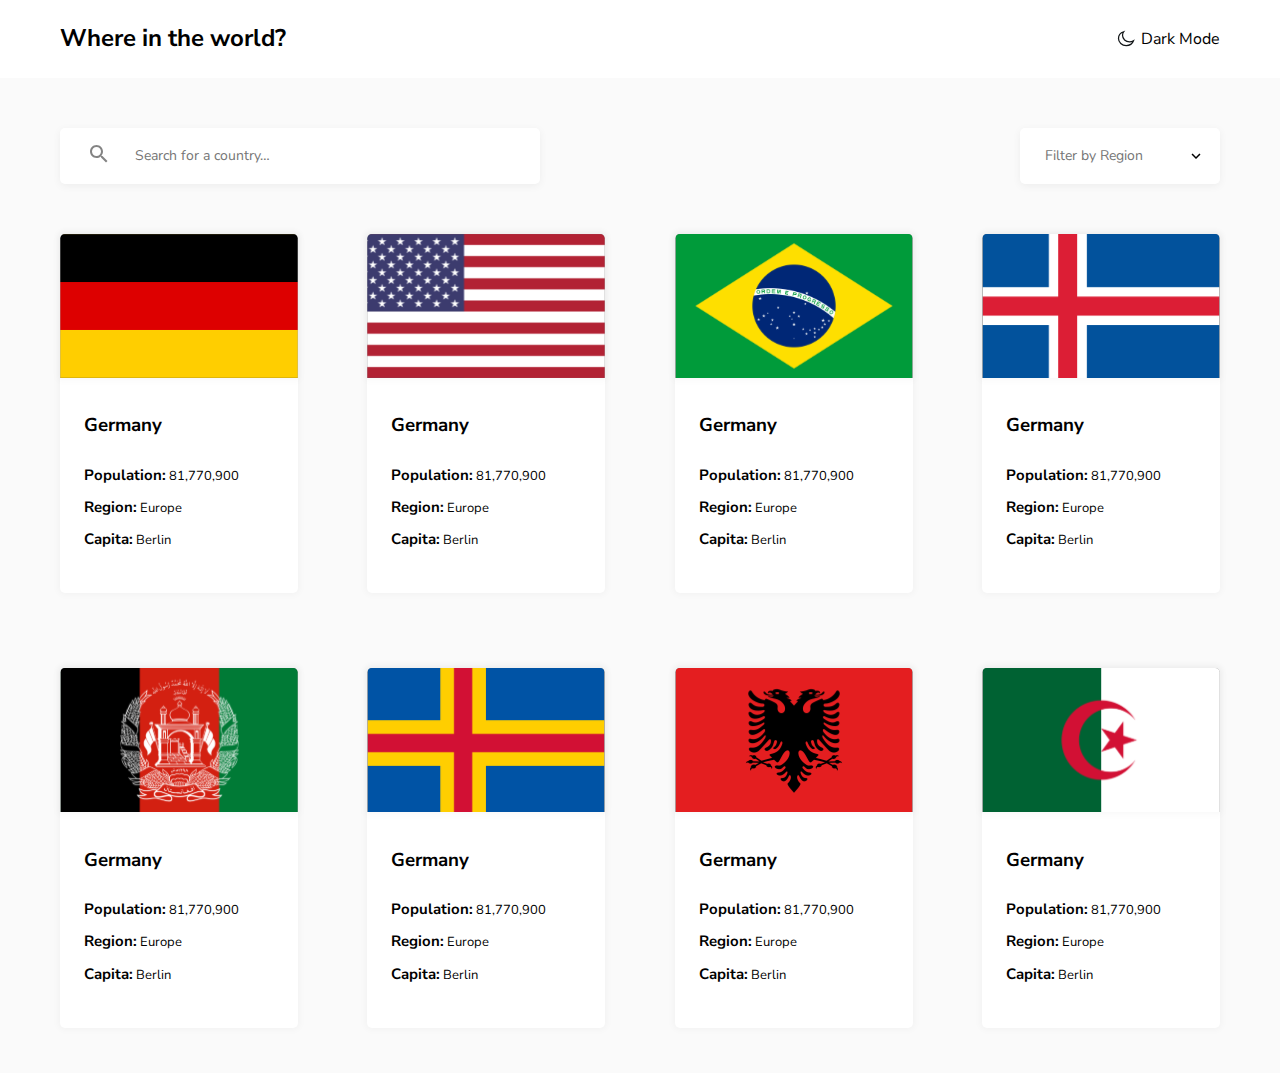
<file: index.html>
<!DOCTYPE html>
<html lang="en">
<head>
   <meta charset="UTF-8">
   <meta http-equiv="X-UA-Compatible" content="IE=edge">
   <meta name="viewport" content="width=device-width, initial-scale=1.0">
   <title>Document</title>
   <link rel="preconnect" href="https://fonts.googleapis.com">
   <link rel="preconnect" href="https://fonts.gstatic.com" crossorigin>
   <link href="https://fonts.googleapis.com/css2?family=Nunito+Sans:wght@400;600;700&display=swap" rel="stylesheet"> 
   <link rel="stylesheet" href="css/normalize.css">
   <link rel="stylesheet" href="css/column.css">
   <link rel="stylesheet" href="css/main.css">
</head>
<body>
   
   <header>
      <div class="container">
         <div class="row between align-center">
            <h2>Where in the world?</h2>
            <a class="dark-mode" href="dark.html">Dark Mode</a>
         </div>
      </div>
   </header>

   <main>
      <section>
         <div class="container">
            <div class="inputs row between">
               <form action="https://echo.htmlacademy.ru/">
                  <label class="main-label">
                     <button class="search-btn">
                        <img src="img/search.svg" alt="search">
                     </button>
                     <input class="search-country" type="text" name="search" placeholder="Search for a country…">
                  </label>
               </form>
               <form class="region-form" action="https://echo.htmlacademy.ru/">
               <label class="region-label">
                  <input class="search-country region" type="option" name="region" placeholder="Filter by Region">
               </label>
            </form>
            </div>
         </div>
      </section>
   
      <section>
         <div class="container">
            <div class="countries-div">
               <div class="countries-item countries-item1 row between">
                  <div class="countries-product">
                     <img src="img/germaniya.svg" alt="german">
                     <h3>Germany</h3>
                     <p><span>Population:</span> 81,770,900</p>
                     <p><span>Region:</span> Europe</p>
                     <p><span>Capita:</span> Berlin</p>
                  </div>
                  <div class="countries-product">
                     <img src="img/amerika.svg" alt="german">
                     <h3>Germany</h3>
                     <p><span>Population:</span> 81,770,900</p>
                     <p><span>Region:</span> Europe</p>
                     <p><span>Capita:</span> Berlin</p>
                  </div>
                  <div class="countries-product">
                     <img src="img/braziliya.svg" alt="german">
                     <h3>Germany</h3>
                     <p><span>Population:</span> 81,770,900</p>
                     <p><span>Region:</span> Europe</p>
                     <p><span>Capita:</span> Berlin</p>
                  </div>
                  <div class="countries-product">
                     <img src="img/islandiya.svg" alt="german">
                     <h3>Germany</h3>
                     <p><span>Population:</span> 81,770,900</p>
                     <p><span>Region:</span> Europe</p>
                     <p><span>Capita:</span> Berlin</p>
                  </div>
               </div>

               <div class="countries-item row between">
                  <div class="countries-product">
                     <img src="img/afgoniston.svg" alt="german">
                     <h3>Germany</h3>
                     <p><span>Population:</span> 81,770,900</p>
                     <p><span>Region:</span> Europe</p>
                     <p><span>Capita:</span> Berlin</p>
                  </div>
                  <div class="countries-product">
                     <img src="img/islandiya2.svg" alt="german">
                     <h3>Germany</h3>
                     <p><span>Population:</span> 81,770,900</p>
                     <p><span>Region:</span> Europe</p>
                     <p><span>Capita:</span> Berlin</p>
                  </div>
                  <div class="countries-product">
                     <img src="img/albaniya.svg" alt="german">
                     <h3>Germany</h3>
                     <p><span>Population:</span> 81,770,900</p>
                     <p><span>Region:</span> Europe</p>
                     <p><span>Capita:</span> Berlin</p>
                  </div>
                  <div class="countries-product">
                     <img src="img/algeriya.svg" alt="german">
                     <h3>Germany</h3>
                     <p><span>Population:</span> 81,770,900</p>
                     <p><span>Region:</span> Europe</p>
                     <p><span>Capita:</span> Berlin</p>
                  </div>
               </div>
            </div>
         </div>
      </section>
   </main>

</body>
</html>
</file>
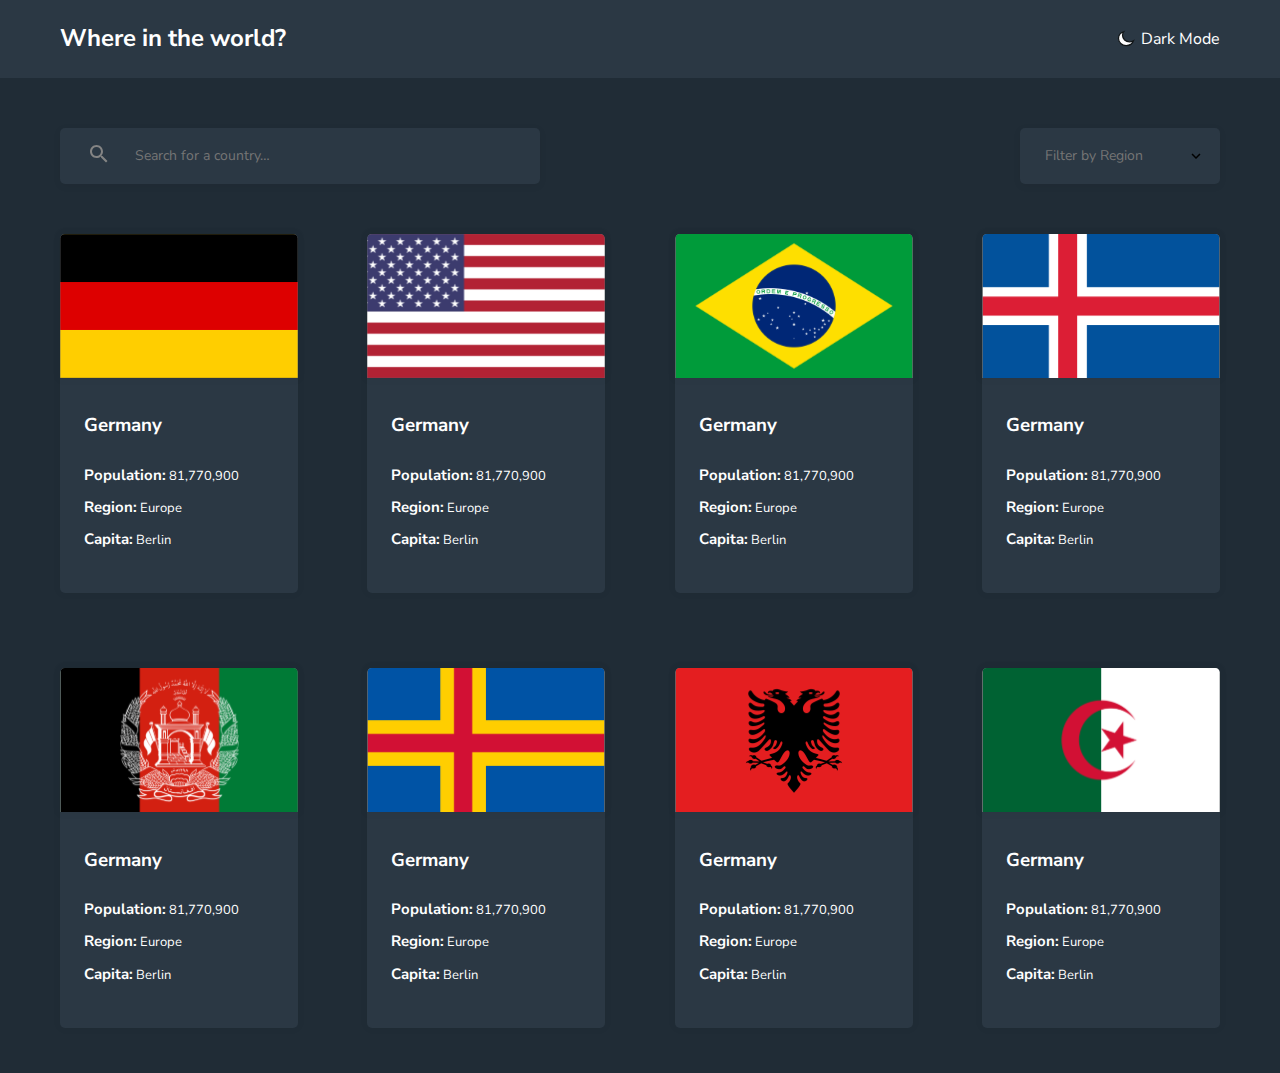
<file: dark.html>
<!DOCTYPE html>
<html lang="en">
<head>
   <meta charset="UTF-8">
   <meta http-equiv="X-UA-Compatible" content="IE=edge">
   <meta name="viewport" content="width=device-width, initial-scale=1.0">
   <title>Document</title>
   <link rel="preconnect" href="https://fonts.googleapis.com">
   <link rel="preconnect" href="https://fonts.gstatic.com" crossorigin>
   <link href="https://fonts.googleapis.com/css2?family=Nunito+Sans:wght@400;600;700&display=swap" rel="stylesheet"> 
   <link rel="stylesheet" href="css/normalize.css">
   <link rel="stylesheet" href="css/column.css">
   <link rel="stylesheet" href="css/main.css">
</head>
<body>
   
   <header class="dark-item">
      <div class="container">
         <div class="row between align-center">
            <h2>Where in the world?</h2>
            <a class="dark-mode dark-item" href="index.html">Dark Mode</a>
         </div>
      </div>
   </header>

   <main class="dark">
      <section>
         <div class="container">
            <div class="inputs row between">
               <form action="https://echo.htmlacademy.ru/">
                  <label class="main-label">
                     <button class="search-btn dark-item">
                        <img src="img/search.svg" alt="search">
                     </button>
                     <input class="search-country dark-item" type="text" name="search" placeholder="Search for a country…">
                  </label>
               </form>
               <form class="region-form" action="https://echo.htmlacademy.ru/">
               <label class="region-label">
                  <input class="search-country region dark-item" type="option" name="region" placeholder="Filter by Region">
               </label>
            </form>
            </div>
         </div>
      </section>
   
      <section>
         <div class="container">
            <div class="countries-div">
               <div class="countries-item countries-item1 row between">
                  <div class="countries-product dark-item">
                     <img src="img/germaniya.svg" alt="german">
                     <h3>Germany</h3>
                     <p><span>Population:</span> 81,770,900</p>
                     <p><span>Region:</span> Europe</p>
                     <p><span>Capita:</span> Berlin</p>
                  </div>
                  <div class="countries-product dark-item">
                     <img src="img/amerika.svg" alt="german">
                     <h3>Germany</h3>
                     <p><span>Population:</span> 81,770,900</p>
                     <p><span>Region:</span> Europe</p>
                     <p><span>Capita:</span> Berlin</p>
                  </div>
                  <div class="countries-product dark-item">
                     <img src="img/braziliya.svg" alt="german">
                     <h3>Germany</h3>
                     <p><span>Population:</span> 81,770,900</p>
                     <p><span>Region:</span> Europe</p>
                     <p><span>Capita:</span> Berlin</p>
                  </div>
                  <div class="countries-product dark-item">
                     <img src="img/islandiya.svg" alt="german">
                     <h3>Germany</h3>
                     <p><span>Population:</span> 81,770,900</p>
                     <p><span>Region:</span> Europe</p>
                     <p><span>Capita:</span> Berlin</p>
                  </div>
               </div>

               <div class="countries-item row between">
                  <div class="countries-product dark-item">
                     <img src="img/afgoniston.svg" alt="german">
                     <h3>Germany</h3>
                     <p><span>Population:</span> 81,770,900</p>
                     <p><span>Region:</span> Europe</p>
                     <p><span>Capita:</span> Berlin</p>
                  </div>
                  <div class="countries-product dark-item">
                     <img src="img/islandiya2.svg" alt="german">
                     <h3>Germany</h3>
                     <p><span>Population:</span> 81,770,900</p>
                     <p><span>Region:</span> Europe</p>
                     <p><span>Capita:</span> Berlin</p>
                  </div>
                  <div class="countries-product dark-item">
                     <img src="img/albaniya.svg" alt="german">
                     <h3>Germany</h3>
                     <p><span>Population:</span> 81,770,900</p>
                     <p><span>Region:</span> Europe</p>
                     <p><span>Capita:</span> Berlin</p>
                  </div>
                  <div class="countries-product dark-item">
                     <img src="img/algeriya.svg" alt="german">
                     <h3>Germany</h3>
                     <p><span>Population:</span> 81,770,900</p>
                     <p><span>Region:</span> Europe</p>
                     <p><span>Capita:</span> Berlin</p>
                  </div>
               </div>
            </div>
         </div>
      </section>
   </main>

</body>
</html>
</file>
<file: css/column.css>
*,
*::before,
*::after {
  box-sizing: border-box;
  margin: 0;
  padding: 0;
}

a {
  text-decoration: none;
}

.fulled-container {
  padding: 0 20px;
}

.container {
  width: 1200px;
  margin: 0 auto;
  padding: 0 20px;
}

.row {
  display: flex;
  flex-flow: row wrap;
}
.center {
  text-align: center;
  justify-content: center;
}

.between {
  justify-content: space-between;
}
.around {
  justify-content: space-around;
}
.evenly {
  justify-content: space-evenly;
}
.align-center {
  align-items: center;
}



.col-1 {
  max-width:8.333333%; 
  flex-basis: 8.333333%;
}

.col-2 {
  max-width:16.6666666%;
  flex-basis: 16.6666666%;
}

.col-3 {
  max-width:25%;
  flex-basis: 25%;
}

.col-4 {
  max-width:33.333333%;
  flex-basis: 33.333333%;
}

.col-5 {
  max-width: 41.6666666%;
  flex-basis: 41.6666666%;
}

.col-6 {
  max-width: 50%;
  flex-basis: 50%;
}

.col-7 {
  max-width: 58.333333%;
  flex-basis: 58.333333%;
}

.col-8 {
  max-width: 66.6666666%;
  flex-basis: 66.6666666%;
}

.col-9 {
  max-width: 75%;
  flex-basis: 75%;
}

.col-10 {
  max-width: 83.333333%;
  flex-basis: 83.333333%;
}

.col-11 {
  max-width: 91.6666666%;
  flex-basis: 91.6666666%;
}
.col-12 {
  max-width: 100%;
  flex-basis: 100%;
}
</file>
<file: css/main.css>
body {
   font-family: 'Nunito Sans', sans-serif;
}

header {
   padding: 25px 0;
   box-shadow: 0px 2px 4px rgba(0, 0, 0, 0.0562443);
}

main {
   background: #fafafa;
}

.dark-mode {
   position: relative;
   color: #000;
}

.dark-mode::before {
   position: absolute;
   left: -25px;
   top: -2px;
   content: "";
   width: 20px;
   height: 20px;
   background-repeat: no-repeat;
   background-image: url(../img/oy.svg);
}

.inputs {
   padding: 50px 0;
}

.main-label {
   position: relative;
}

.search-btn {
   position: absolute;
   top: 1px;
   left: 30px;
   border: none;
   cursor: pointer;
   background-color: transparent;
}

.search-country {
   width: 480px;
   height: 56px;
   font-size: 14px;
   color: #848484;
   padding-left: 75px;
   border: none;
   box-shadow: 0px 2px 9px rgba(0, 0, 0, 0.0532439);
   border-radius: 5px;
}

.search-country:focus {
   outline: none;
}

.region-form {
   position: relative;
}

.region {
   width: 200px;
   height: 56px;
   padding-left: 25px;
}

.region-label::before {
   position: absolute;
   right: 10px;
   top: 22px;
   content: "";
   width: 20px;
   height: 20px;
   background-repeat: no-repeat;
   background-image: url(../img/region.svg);
}

.countries-div {
   padding-bottom: 45px;
}

.countries-item1 {
   margin-bottom: 75px;
}

.countries-product {
   width: 238px;
   padding: 0 24px;
   padding-bottom: 45px;
   background: #Fff;
   box-shadow: 0px 0px 7px 2px rgba(0, 0, 0, 0.0294384);
   border-radius: 5px;
}

.countries-item img {
   margin-top: -8px;
   margin-left: -37px;
   width: 264px;
   height: 160px;
}

.countries-product h3 {
   margin-top: 25px;
   margin-bottom: 30px;
   font-weight: bold;
}

.countries-product p {
   margin-top: 15px;
   font-size: 13px;
}

.countries-product span {
   font-weight: 700;
   font-size: 15px;
}

.dark {
   background: #202C36;
}

.dark-item {
   color: #fff;
   background: #2B3844;
}
</file>
